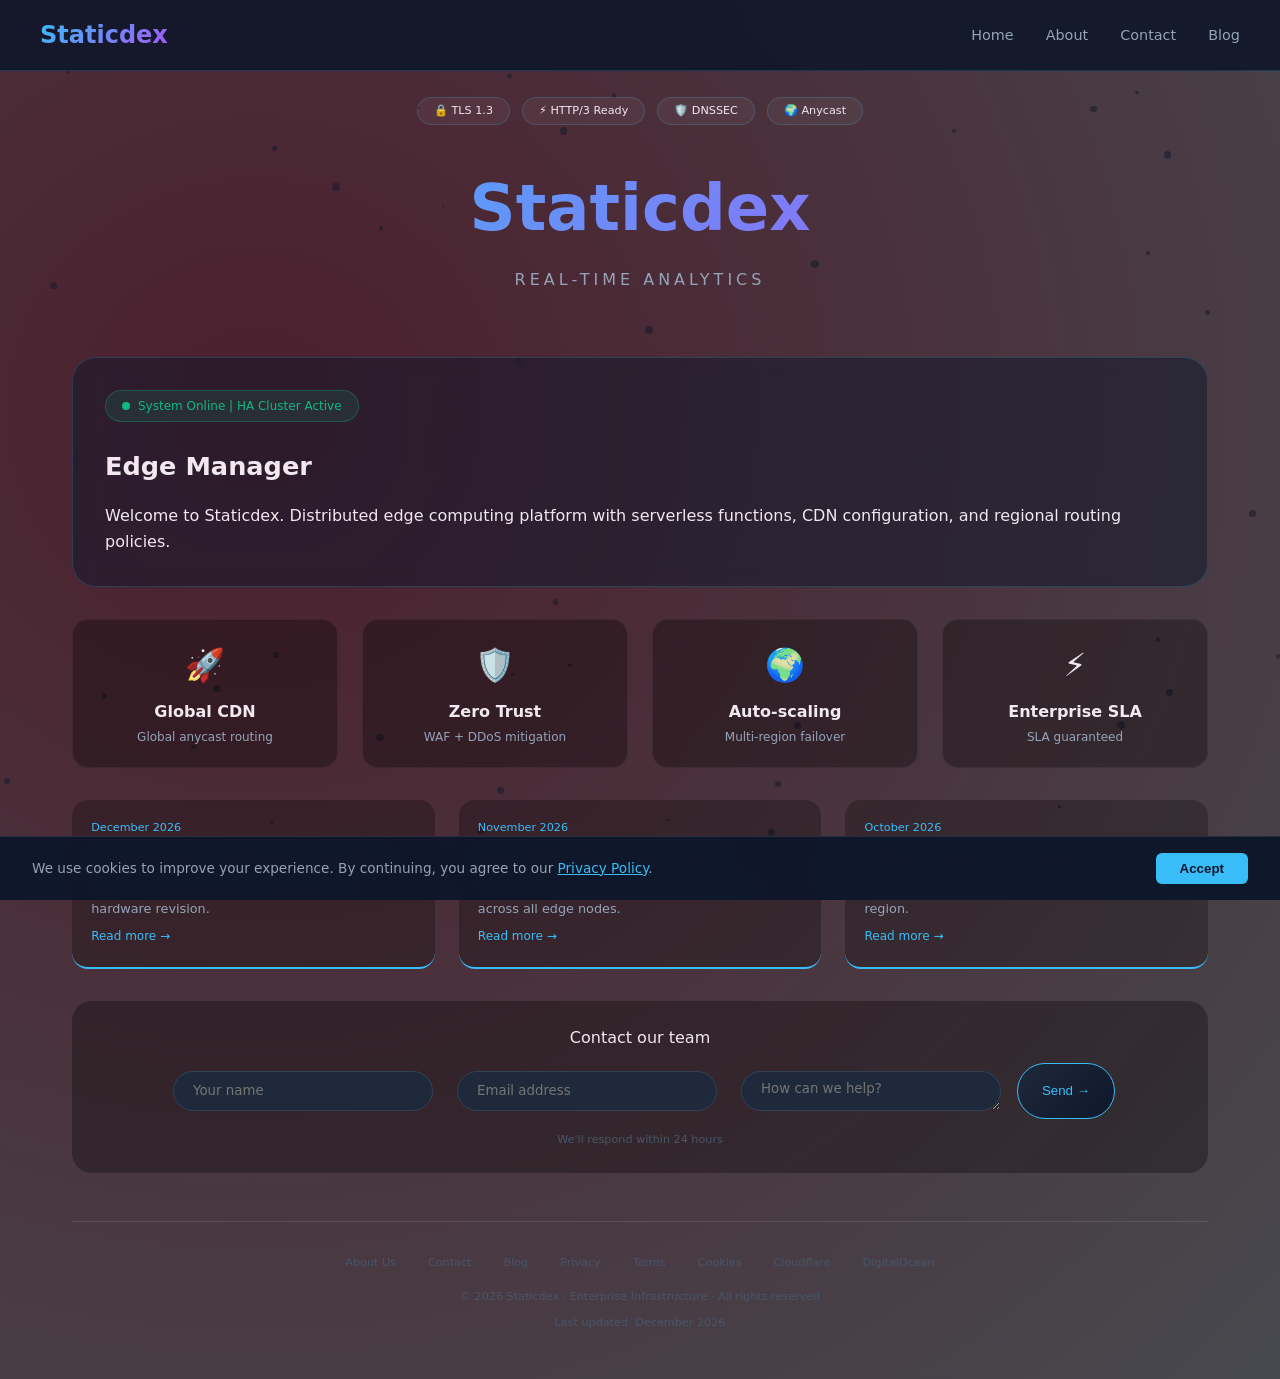
<file: index.html>
<!DOCTYPE html>
<html lang="en">
<head>
    <link rel="icon" type="image/svg+xml" href="/favicon.svg">
    <meta charset="UTF-8">
    <meta name="viewport" content="width=device-width, initial-scale=1.0">
    <title>Staticdex | Real-Time Analytics</title>
    <meta name="description" content="Enterprise infrastructure and cloud solutions">
    <meta name="robots" content="index, follow">
    <style>
        *{margin:0;padding:0;box-sizing:border-box}
        body{font-family:'Segoe UI','Inter',system-ui,sans-serif;background:radial-gradient(ellipse at 20% 30%, #4c1f2d, #47494e);min-height:100vh;color:#f2e8f0;line-height:1.6}
        .particles{position:fixed;top:0;left:0;width:100%;height:100%;pointer-events:none;z-index:0}
        .particle{position:absolute;background:rgba(15,23,42,0.50);border-radius:50%;pointer-events:none;animation:float 20s infinite ease-in-out}
        @keyframes float{0%,100%{transform:translateY(0)translateX(0);opacity:.1}50%{transform:translateY(-40px)translateX(30px);opacity:.4}}
        .navbar{position:fixed;top:0;width:100%;background:rgba(15,23,42,0.90);backdrop-filter:blur(12px);border-bottom:1px solid rgba(56,189,248,0.20);z-index:100;padding:1rem 2rem}
        .nav-container{max-width:1200px;margin:0 auto;display:flex;justify-content:space-between;align-items:center;flex-wrap:wrap;gap:1rem}
        .nav-logo{font-size:1.5rem;font-weight:700;background:linear-gradient(135deg, #38bdf8, #a855f7);-webkit-background-clip:text;background-clip:text;color:transparent}
        .nav-links{display:flex;gap:2rem;flex-wrap:wrap}
        .nav-links a{color:#94a3b8;text-decoration:none;transition:color .2s;font-size:.9rem}
        .nav-links a:hover{color:#38bdf8}
        .container{max-width:1200px;margin:0 auto;padding:6rem 2rem 3rem;position:relative;z-index:1}
        .hero{text-align:center;margin-bottom:4rem}
        .logo{font-size:4rem;font-weight:800;margin-bottom:.5rem;background:linear-gradient(135deg, #38bdf8 0%, #a855f7 50%, #ec4899 100%);background-size:200% 200%;-webkit-background-clip:text;background-clip:text;color:transparent;animation:gradientShift 6s ease infinite}
        @keyframes gradientShift{0%{background-position:0% 50%}50%{background-position:100% 50%}100%{background-position:0% 50%}}
        .subtitle{font-size:1rem;color:#94a3b8;text-transform:uppercase;letter-spacing:4px;margin-bottom:1.5rem}
        .hero-badge{display:inline-flex;gap:.75rem;flex-wrap:wrap;justify-content:center;margin-bottom:2rem}
        .hero-badge span{background:rgba(255,255,255,.05);padding:.25rem 1rem;border-radius:20px;font-size:.7rem;border:1px solid rgba(56,189,248,0.20)}
        .card{background:rgba(15,23,42,0.50);backdrop-filter:blur(8px);border-radius:24px;padding:2rem;border:1px solid rgba(56,189,248,0.20);transition:transform .2s,border-color .2s;margin-bottom:2rem}
        .card:hover{border-color:#38bdf8;transform:translateY(-2px)}
        .status-badge{display:inline-flex;align-items:center;gap:.5rem;background:rgba(16,185,129,.12);color:#10b981;padding:.35rem 1rem;border-radius:30px;font-size:.75rem;margin-bottom:1.5rem;border:1px solid rgba(16,185,129,.3)}
        .status-dot{width:8px;height:8px;background:#10b981;border-radius:50%;animation:pulse 1.5s infinite}
        @keyframes pulse{0%,100%{opacity:1;transform:scale(1)}50%{opacity:.5;transform:scale(1.2)}}
        h2{font-size:1.6rem;margin-bottom:1rem;font-weight:600}
        .features-grid{display:grid;grid-template-columns:repeat(auto-fit,minmax(220px,1fr));gap:1.5rem;margin:2rem 0}
        .feature-item{background:rgba(0,0,0,.3);border-radius:16px;padding:1.2rem;text-align:center;transition:all .2s;border:1px solid rgba(255,255,255,.05)}
        .feature-item:hover{background:rgba(15,23,42,0.50);border-color:rgba(56,189,248,0.20)}
        .feature-icon{font-size:2rem;margin-bottom:.5rem;display:block}
        .feature-title{font-weight:600;margin-bottom:.25rem}
        .feature-desc{font-size:.75rem;color:#94a3b8}
        .blog-grid{display:grid;grid-template-columns:repeat(auto-fit,minmax(280px,1fr));gap:1.5rem;margin:1.5rem 0}
        .blog-card{background:rgba(0,0,0,.25);border-radius:16px;padding:1.2rem;border-bottom:2px solid #38bdf8}
        .blog-date{font-size:.7rem;color:#38bdf8;margin-bottom:.5rem}
        .blog-title{font-weight:600;margin-bottom:.5rem}
        .blog-excerpt{font-size:.8rem;color:#94a3b8}
        .read-more{display:inline-block;margin-top:.5rem;font-size:.75rem;color:#38bdf8;text-decoration:none}
        .contact-sim{background:rgba(0,0,0,.3);border-radius:20px;padding:1.5rem;margin:2rem 0;text-align:center}
		.contact-sim input,.contact-sim textarea{background:#1e293b;border:1px solid #334155;border-radius:30px;padding:.6rem 1.2rem;color:white;width:260px;margin:.5rem;font-family:inherit}
		.contact-sim textarea{resize:vertical;min-height:40px;max-height:120px;height:40px}
		.contact-sim button{background:linear-gradient(135deg, #1e293b, #0f172a);border:1px solid #38bdf8;border-radius:30px;padding:.6rem 1.5rem;color:#38bdf8;cursor:pointer;transition:all .2s}
		.contact-sim button:hover{background:#38bdf8;color:#0f172a}
        .footer{margin-top:3rem;padding-top:2rem;border-top:1px solid rgba(255,255,255,.1);text-align:center;font-size:.7rem;color:#475569}
        .footer-links{display:flex;justify-content:center;gap:2rem;flex-wrap:wrap;margin-bottom:1rem}
        .footer-links a{color:#475569;text-decoration:none}
        .footer-links a:hover{color:#38bdf8}
        @media(max-width:768px){.nav-container{flex-direction:column}.container{padding-top:8rem}.features-grid{grid-template-columns:1fr}.blog-grid{grid-template-columns:1fr}.logo{font-size:2.5rem}}
    </style>
    <script async src="https://www.googletagmanager.com/gtag/js?id=G-7689905614"></script>
    <script>window.dataLayer=window.dataLayer||[];function gtag(){dataLayer.push(arguments)}gtag('js',new Date());gtag('config','G-7689905614')</script>
    <script type="application/ld+json">{"@context":"https://schema.org","@type":"Organization","name":"Staticdex","url":"https://static.4893301.xyz","description":"Real-Time Analytics","logo":"https://static.4893301.xyz/assets/logo.svg","address":{"@type":"PostalAddress","addressLocality":"Singapore","addressCountry":"Singapore"},"contactPoint":{"@type":"ContactPoint","email":"abuse@static.4893301.xyz","contactType":"sales"}}</script>
</head>
<body>
<div class="particles" id="particles"></div>
<nav class="navbar"><div class="nav-container"><div class="nav-logo">Staticdex</div><div class="nav-links"><a href="/">Home</a><a href="/about/">About</a><a href="/contact/">Contact</a><a href="/blog/">Blog</a></div></div></nav>
<div class="container">
    <div class="hero">
        <div class="hero-badge"><span>🔒 TLS 1.3</span><span>⚡ HTTP/3 Ready</span><span>🛡️ DNSSEC</span><span>🌍 Anycast</span></div>
        <div class="logo">Staticdex</div>
        <div class="subtitle">Real-Time Analytics</div>
    </div>
    <div class="card">
        <div class="status-badge"><span class="status-dot"></span><span>System Online | HA Cluster Active</span></div>
        <h2>Edge Manager</h2>
        <p>Welcome to Staticdex. Distributed edge computing platform with serverless functions, CDN configuration, and regional routing policies.</p>
    </div>
    <div class="features-grid">
        <div class="feature-item"><span class="feature-icon">🚀</span><div class="feature-title">Global CDN</div><div class="feature-desc">Global anycast routing</div></div>
        <div class="feature-item"><span class="feature-icon">🛡️</span><div class="feature-title">Zero Trust</div><div class="feature-desc">WAF + DDoS mitigation</div></div>
        <div class="feature-item"><span class="feature-icon">🌍</span><div class="feature-title">Auto-scaling</div><div class="feature-desc">Multi-region failover</div></div>
        <div class="feature-item"><span class="feature-icon">⚡</span><div class="feature-title">Enterprise SLA</div><div class="feature-desc">SLA guaranteed</div></div>
    </div>
    <div class="blog-grid">
        <div class="blog-card"><div class="blog-date"><span id="blogDate1"></span></div><div class="blog-title">Infrastructure Upgrade Complete</div><div class="blog-excerpt">All systems are now running on the latest hardware revision.</div><a href="/blog/security-update-2026.html" class="read-more">Read more →</a></div>
        <div class="blog-card"><div class="blog-date"><span id="blogDate2"></span></div><div class="blog-title">New DDoS Protection Layer</div><div class="blog-excerpt">Enhanced mitigation capabilities now active across all edge nodes.</div><a href="/blog/network-expansion.html" class="read-more">Read more →</a></div>
        <div class="blog-card"><div class="blog-date"><span id="blogDate3"></span></div><div class="blog-title">Edge Location Launched</div><div class="blog-excerpt">New points of presence added in Asia-Pacific region.</div><a href="/news/edge-location.html" class="read-more">Read more →</a></div>
    </div>
	<div class="contact-sim">
        <p style="margin-bottom:.75rem; font-weight:500;">Contact our team</p>
        <form action="/contact" method="POST" style="display:flex; flex-wrap:wrap; justify-content:center; gap:0.5rem;">
            <input type="text" name="name" placeholder="Your name" required>
            <input type="email" name="email" placeholder="Email address" required>
            <textarea name="message" placeholder="How can we help?" rows="2"></textarea>
            <button type="submit">Send →</button>
        </form>
        <p style="font-size:.7rem; margin-top:.75rem; color:#475569">We'll respond within 24 hours</p>
    </div>
    <div class="footer">
        <div class="footer-links"><a href="/about/">About Us</a><a href="/contact/">Contact</a><a href="/blog/">Blog</a><a href="/privacy/">Privacy</a><a href="/terms/">Terms</a><a href="/cookies/">Cookies</a><a href="https://www.cloudflare.com" target="_blank">Cloudflare</a><a href="https://www.digitalocean.com" target="_blank">DigitalOcean</a></div>
        <div>© <span id="currentYear"></span> Staticdex · Enterprise Infrastructure · All rights reserved</div>
        <div style="margin-top:.5rem">Last updated: <span id="lastUpdated"></span></div>
    </div>
</div>
<script>
    const particlesContainer=document.getElementById('particles');
    for(let i=0;i<60;i++){const p=document.createElement('div');p.classList.add('particle');const s=Math.random()*6+2;p.style.width=s+'px';p.style.height=s+'px';p.style.left=Math.random()*100+'%';p.style.top=Math.random()*100+'%';p.style.animationDelay=Math.random()*15+'s';p.style.animationDuration=Math.random()*20+10+'s';particlesContainer.appendChild(p)}
    document.getElementById('currentYear').textContent=new Date().getFullYear();
    const months=['January','February','March','April','May','June','July','August','September','October','November','December'];
    const now=new Date();
    const currentDate=months[now.getMonth()]+' '+now.getFullYear();
    document.getElementById('lastUpdated').textContent=currentDate;
    const lastMonth=months[(now.getMonth()-1+12)%12]+' '+now.getFullYear();
    const twoMonthsAgo=months[(now.getMonth()-2+12)%12]+' '+(now.getMonth()<2?now.getFullYear()-1:now.getFullYear());
    document.getElementById('blogDate1').textContent=currentDate;
    document.getElementById('blogDate2').textContent=lastMonth;
    document.getElementById('blogDate3').textContent=twoMonthsAgo;
</script>
<script>
    // Handle contact form submission with redirect follow
    const contactForm = document.querySelector('.contact-sim form');
    if (contactForm) {
        contactForm.addEventListener('submit', async function(e) {
            e.preventDefault();
            const btn = this.querySelector('button[type="submit"]');
            const originalText = btn.textContent;
            btn.textContent = 'Sending...';
            btn.disabled = true;
            
            try {
                const formData = new FormData(this);
                const response = await fetch(this.action, {
                    method: 'POST',
                    body: formData,
                    redirect: 'follow'  // <-- КЛЮЧЕВОЙ ПАРАМЕТР
                });
                
                // Если сервер вернул 302, браузер автоматически перейдёт по Location
                // Просто перезагружаем страницу, чтобы показать thank-you
                if (response.redirected) {
                    window.location.href = response.url;
                } else {
                    // fallback
                    window.location.href = '/contact/thank-you.html';
                }
            } catch (error) {
                // Если fetch не сработал, всё равно переходим на thank-you
                window.location.href = '/contact/thank-you.html';
            } finally {
                btn.textContent = originalText;
                btn.disabled = false;
            }
        });
    }
</script>
<div id="cookie-banner" style="position:fixed;bottom:0;left:0;right:0;background:rgba(15,23,42,0.98);backdrop-filter:blur(12px);border-top:1px solid rgba(255,255,255,0.1);padding:1rem 2rem;z-index:9999;display:flex;justify-content:space-between;align-items:center;flex-wrap:wrap;gap:1rem;font-size:0.85rem;">
        <p style="margin:0;color:#94a3b8;">We use cookies to improve your experience. By continuing, you agree to our <a href="/privacy" style="color:#38bdf8;">Privacy Policy</a>.</p>
        <button onclick="document.getElementById('cookie-banner').remove()" style="background:#38bdf8;color:#0f172a;border:none;padding:0.5rem 1.5rem;border-radius:6px;cursor:pointer;font-weight:600;">Accept</button>
        </div>
</body>
</html>
</file>
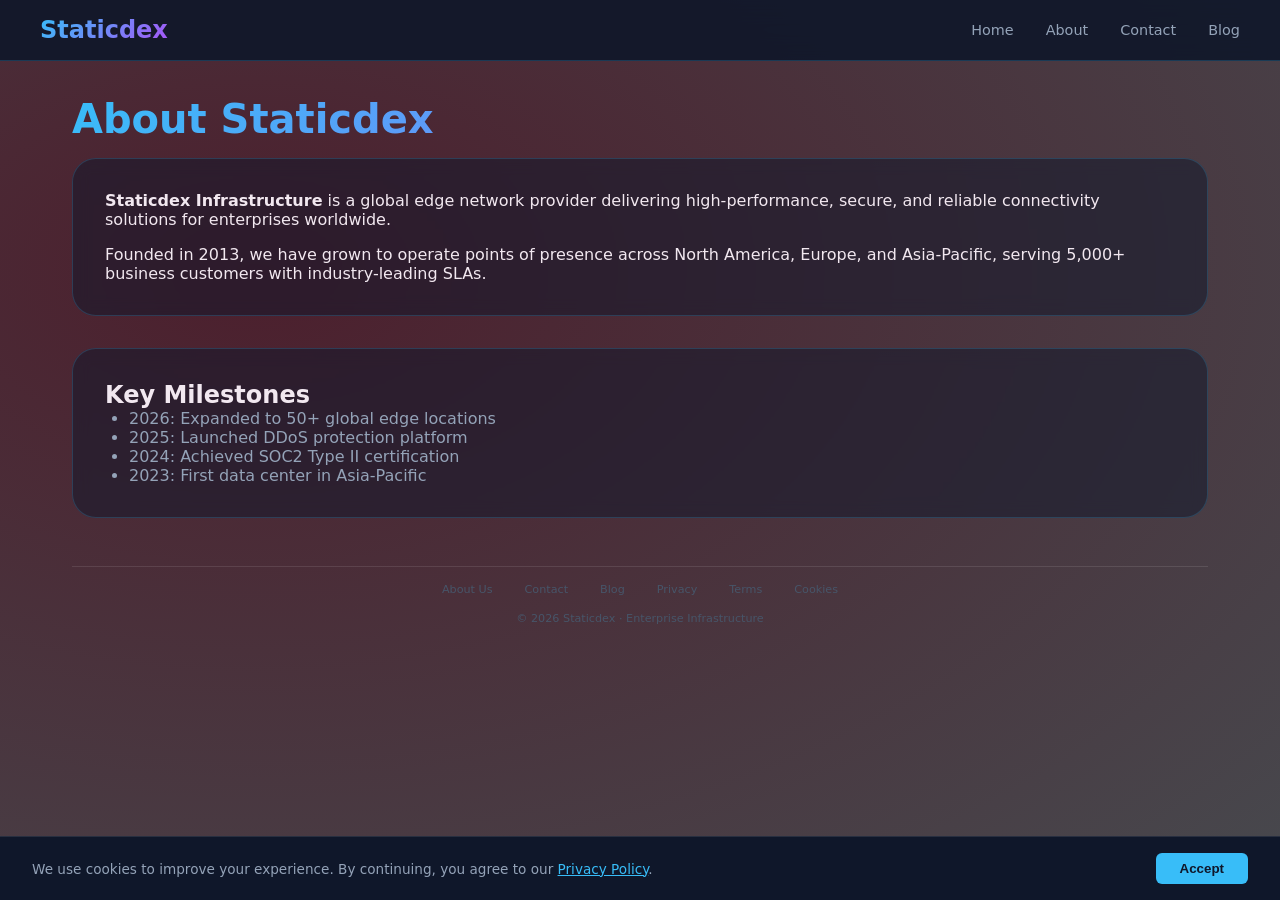
<file: about/index.html>
<!DOCTYPE html>
<html lang="en">
<head>
    <link rel="icon" type="image/svg+xml" href="/favicon.svg">
    <meta charset="UTF-8"><meta name="viewport" content="width=device-width, initial-scale=1.0">
    <title>About | Staticdex</title>
    <style>
        *{margin:0;padding:0;box-sizing:border-box}
        body{font-family:'Segoe UI',system-ui,sans-serif;background:radial-gradient(ellipse at 20% 30%, #4c1f2d, #47494e);min-height:100vh;color:#f2e8f0}
        .navbar{position:fixed;top:0;width:100%;background:rgba(15,23,42,0.90);backdrop-filter:blur(12px);border-bottom:1px solid rgba(56,189,248,0.20);padding:1rem 2rem;z-index:100}
        .nav-container{max-width:1200px;margin:0 auto;display:flex;justify-content:space-between;align-items:center;flex-wrap:wrap;gap:1rem}
        .nav-logo{font-size:1.5rem;font-weight:700;background:linear-gradient(135deg, #38bdf8, #a855f7);-webkit-background-clip:text;background-clip:text;color:transparent}
        .nav-links{display:flex;gap:2rem;flex-wrap:wrap}
        .nav-links a{color:#94a3b8;text-decoration:none;font-size:.9rem}
        .nav-links a:hover{color:#38bdf8}
        .container{max-width:1200px;margin:0 auto;padding:6rem 2rem 3rem}
        h1{font-size:2.5rem;margin-bottom:1rem;background:linear-gradient(135deg, #38bdf8, #a855f7);-webkit-background-clip:text;background-clip:text;color:transparent}
        .card{background:rgba(15,23,42,0.50);backdrop-filter:blur(8px);border-radius:24px;padding:2rem;border:1px solid rgba(56,189,248,0.20);margin-bottom:2rem}
        .footer{margin-top:3rem;padding-top:1rem;border-top:1px solid rgba(255,255,255,.1);text-align:center;font-size:.7rem;color:#475569}
        .footer-links{display:flex;justify-content:center;gap:2rem;flex-wrap:wrap;margin-bottom:1rem}
        .footer-links a{color:#475569;text-decoration:none}
        .footer-links a:hover{color:#38bdf8}
    </style>
    <script async src="https://www.googletagmanager.com/gtag/js?id=G-7689905614"></script>
    <script>window.dataLayer=window.dataLayer||[];function gtag(){dataLayer.push(arguments)}gtag('js',new Date());gtag('config','G-7689905614')</script>
    <script type="application/ld+json">{"@context":"https://schema.org","@type":"Organization","name":"Staticdex","url":"https://static.4893301.xyz","description":"Real-Time Analytics","logo":"https://static.4893301.xyz/assets/logo.svg","address":{"@type":"PostalAddress","addressLocality":"Singapore","addressCountry":"Singapore"},"contactPoint":{"@type":"ContactPoint","email":"abuse@static.4893301.xyz","contactType":"sales"}}</script>
</head>
<body>
<nav class="navbar"><div class="nav-container"><div class="nav-logo">Staticdex</div><div class="nav-links"><a href="/">Home</a><a href="/about/">About</a><a href="/contact/">Contact</a><a href="/blog/">Blog</a></div></div></nav>
<div class="container">
    <h1>About Staticdex</h1>
    <div class="card">
        <p><strong>Staticdex Infrastructure</strong> is a global edge network provider delivering high-performance, secure, and reliable connectivity solutions for enterprises worldwide.</p>
        <p style="margin-top:1rem">Founded in 2013, we have grown to operate points of presence across North America, Europe, and Asia-Pacific, serving 5,000+ business customers with industry-leading SLAs.</p>
    </div>
    <div class="card">
        <h2>Key Milestones</h2>
        <ul style="margin-left:1.5rem;color:#94a3b8">
            <li>2026: Expanded to 50+ global edge locations</li>
            <li>2025: Launched DDoS protection platform</li>
            <li>2024: Achieved SOC2 Type II certification</li>
            <li>2023: First data center in Asia-Pacific</li>
        </ul>
    </div>
    <div class="footer">
        <div class="footer-links"><a href="/about/">About Us</a><a href="/contact/">Contact</a><a href="/blog/">Blog</a><a href="/privacy/">Privacy</a><a href="/terms/">Terms</a><a href="/cookies/">Cookies</a></div>
        <div>© <span id="year"></span> Staticdex · Enterprise Infrastructure</div>
    </div>
</div>
<script>document.getElementById('year').textContent=new Date().getFullYear();</script>
<div id="cookie-banner" style="position:fixed;bottom:0;left:0;right:0;background:rgba(15,23,42,0.98);backdrop-filter:blur(12px);border-top:1px solid rgba(255,255,255,0.1);padding:1rem 2rem;z-index:9999;display:flex;justify-content:space-between;align-items:center;flex-wrap:wrap;gap:1rem;font-size:0.85rem;">
        <p style="margin:0;color:#94a3b8;">We use cookies to improve your experience. By continuing, you agree to our <a href="/privacy" style="color:#38bdf8;">Privacy Policy</a>.</p>
        <button onclick="document.getElementById('cookie-banner').remove()" style="background:#38bdf8;color:#0f172a;border:none;padding:0.5rem 1.5rem;border-radius:6px;cursor:pointer;font-weight:600;">Accept</button>
        </div>
</body>
</html>
</file>
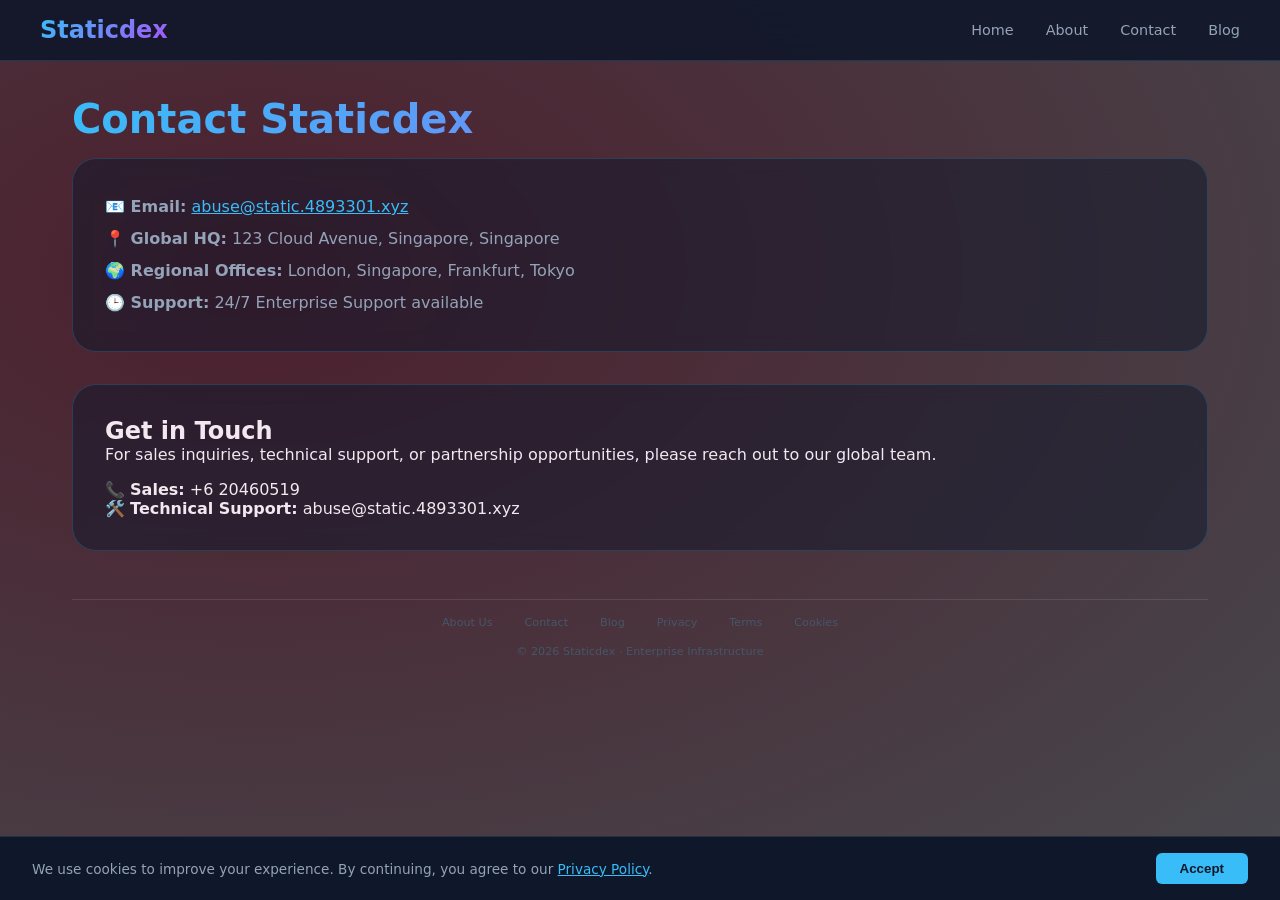
<file: contact/index.html>
<!DOCTYPE html>
<html lang="en">
<head>
    <link rel="icon" type="image/svg+xml" href="/favicon.svg">
    <meta charset="UTF-8"><meta name="viewport" content="width=device-width, initial-scale=1.0">
    <title>Contact | Staticdex</title>
    <style>
        *{margin:0;padding:0;box-sizing:border-box}
        body{font-family:'Segoe UI',system-ui,sans-serif;background:radial-gradient(ellipse at 20% 30%, #4c1f2d, #47494e);min-height:100vh;color:#f2e8f0}
        .navbar{position:fixed;top:0;width:100%;background:rgba(15,23,42,0.90);backdrop-filter:blur(12px);border-bottom:1px solid rgba(56,189,248,0.20);padding:1rem 2rem;z-index:100}
        .nav-container{max-width:1200px;margin:0 auto;display:flex;justify-content:space-between;align-items:center;flex-wrap:wrap;gap:1rem}
        .nav-logo{font-size:1.5rem;font-weight:700;background:linear-gradient(135deg, #38bdf8, #a855f7);-webkit-background-clip:text;background-clip:text;color:transparent}
        .nav-links{display:flex;gap:2rem;flex-wrap:wrap}
        .nav-links a{color:#94a3b8;text-decoration:none;font-size:.9rem}
        .nav-links a:hover{color:#38bdf8}
        .container{max-width:1200px;margin:0 auto;padding:6rem 2rem 3rem}
        h1{font-size:2.5rem;margin-bottom:1rem;background:linear-gradient(135deg, #38bdf8, #a855f7);-webkit-background-clip:text;background-clip:text;color:transparent}
        .card{background:rgba(15,23,42,0.50);backdrop-filter:blur(8px);border-radius:24px;padding:2rem;border:1px solid rgba(56,189,248,0.20);margin-bottom:2rem}
        .contact-info{color:#94a3b8;line-height:2}
        .footer{margin-top:3rem;padding-top:1rem;border-top:1px solid rgba(255,255,255,.1);text-align:center;font-size:.7rem;color:#475569}
        .footer-links{display:flex;justify-content:center;gap:2rem;flex-wrap:wrap;margin-bottom:1rem}
        .footer-links a{color:#475569;text-decoration:none}
        .footer-links a:hover{color:#38bdf8}
    </style>
    <script async src="https://www.googletagmanager.com/gtag/js?id=G-7689905614"></script>
    <script>window.dataLayer=window.dataLayer||[];function gtag(){dataLayer.push(arguments)}gtag('js',new Date());gtag('config','G-7689905614')</script>
    <div id="cookie-banner" style="position:fixed;bottom:0;left:0;right:0;background:rgba(15,23,42,0.98);backdrop-filter:blur(12px);border-top:1px solid rgba(255,255,255,0.1);padding:1rem 2rem;z-index:9999;display:flex;justify-content:space-between;align-items:center;flex-wrap:wrap;gap:1rem;font-size:0.85rem;">
        <p style="margin:0;color:#94a3b8;">We use cookies to improve your experience. By continuing, you agree to our <a href="/privacy" style="color:#38bdf8;">Privacy Policy</a>.</p>
        <button onclick="document.getElementById('cookie-banner').remove()" style="background:#38bdf8;color:#0f172a;border:none;padding:0.5rem 1.5rem;border-radius:6px;cursor:pointer;font-weight:600;">Accept</button>
        </div>
</head>
<body>
<nav class="navbar"><div class="nav-container"><div class="nav-logo">Staticdex</div><div class="nav-links"><a href="/">Home</a><a href="/about/">About</a><a href="/contact/">Contact</a><a href="/blog/">Blog</a></div></div></nav>
<div class="container">
    <h1>Contact Staticdex</h1>
    <div class="card">
        <div class="contact-info">
            <p><strong>📧 Email:</strong> <a href="mailto:abuse@static.4893301.xyz" style="color:#38bdf8">abuse@static.4893301.xyz</a></p>
            <p><strong>📍 Global HQ:</strong> 123 Cloud Avenue, Singapore, Singapore</p>
            <p><strong>🌍 Regional Offices:</strong> London, Singapore, Frankfurt, Tokyo</p>
            <p><strong>🕒 Support:</strong> 24/7 Enterprise Support available</p>
        </div>
    </div>
    <div class="card">
        <h2>Get in Touch</h2>
        <p>For sales inquiries, technical support, or partnership opportunities, please reach out to our global team.</p>
        <p style="margin-top:1rem">📞 <strong>Sales:</strong> +6 20460519<br>🛠️ <strong>Technical Support:</strong> abuse@static.4893301.xyz</p>
    </div>
    <div class="footer">
        <div class="footer-links"><a href="/about/">About Us</a><a href="/contact/">Contact</a><a href="/blog/">Blog</a><a href="/privacy/">Privacy</a><a href="/terms/">Terms</a><a href="/cookies/">Cookies</a></div>
        <div>© <span id="year"></span> Staticdex · Enterprise Infrastructure</div>
    </div>
</div>
<script>document.getElementById('year').textContent=new Date().getFullYear();</script>
<script type="application/ld+json">{"@context":"https://schema.org","@type":"Organization","name":"Staticdex","url":"https://static.4893301.xyz","description":"Real-Time Analytics","logo":"https://static.4893301.xyz/assets/logo.svg","address":{"@type":"PostalAddress","addressLocality":"Singapore","addressCountry":"Singapore"},"contactPoint":{"@type":"ContactPoint","email":"abuse@static.4893301.xyz","contactType":"sales"}}</script>
</body>
</html>
</file>
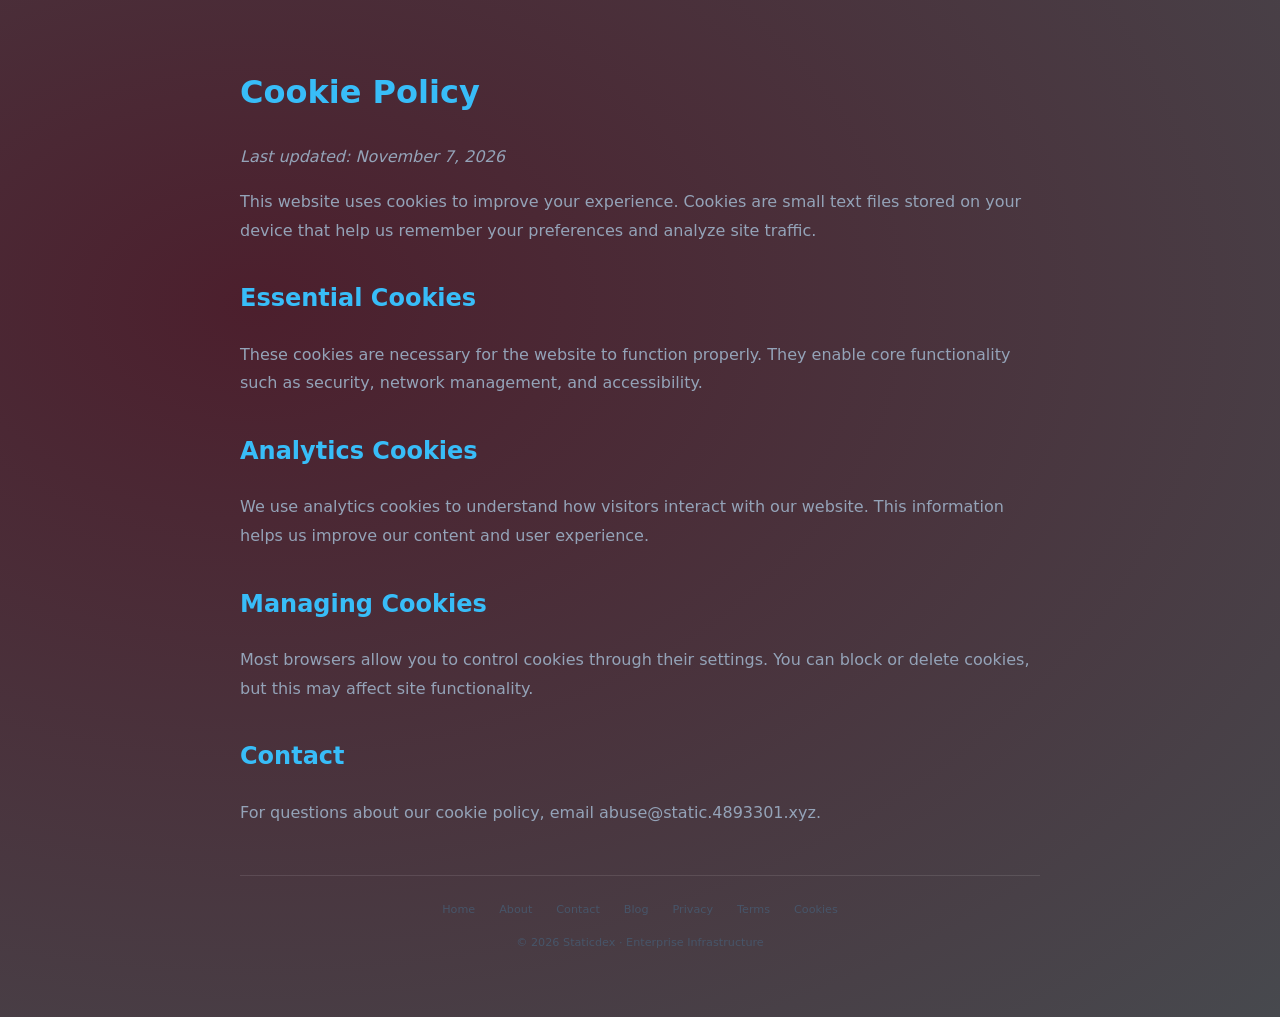
<file: cookies/index.html>
<!DOCTYPE html><html lang="en"><head><meta charset="UTF-8"><title>Cookie Policy | Staticdex</title><meta name="robots" content="noindex, follow"><style>body{font-family:system-ui,sans-serif;max-width:800px;margin:4rem auto;padding:0 2rem;background:radial-gradient(ellipse at 20% 30%, #4c1f2d, #47494e);color:#f2e8f0;line-height:1.8}h1{color:#38bdf8}h2{color:#38bdf8;margin-top:2rem}p{color:#94a3b8}a{color:#38bdf8}.footer{margin-top:3rem;padding-top:1.5rem;border-top:1px solid rgba(255,255,255,.1);text-align:center;font-size:.7rem;color:#475569}.footer-links{display:flex;justify-content:center;gap:1.5rem;flex-wrap:wrap;margin-bottom:.75rem}.footer-links a{color:#475569;text-decoration:none}.footer-links a:hover{color:#38bdf8}</style></head><body><h1>Cookie Policy</h1><p><em>Last updated: November 7, 2026</em></p><p>This website uses cookies to improve your experience. Cookies are small text files stored on your device that help us remember your preferences and analyze site traffic.</p><h2>Essential Cookies</h2><p>These cookies are necessary for the website to function properly. They enable core functionality such as security, network management, and accessibility.</p><h2>Analytics Cookies</h2><p>We use analytics cookies to understand how visitors interact with our website. This information helps us improve our content and user experience.</p><h2>Managing Cookies</h2><p>Most browsers allow you to control cookies through their settings. You can block or delete cookies, but this may affect site functionality.</p><h2>Contact</h2><p>For questions about our cookie policy, email abuse@static.4893301.xyz.</p><div class="footer"><div class="footer-links"><a href="/">Home</a><a href="/about/">About</a><a href="/contact/">Contact</a><a href="/blog/">Blog</a><a href="/privacy/">Privacy</a><a href="/terms/">Terms</a><a href="/cookies/">Cookies</a></div><div>© <span id="year"></span> Staticdex · Enterprise Infrastructure</div></div><script>document.getElementById('year').textContent=new Date().getFullYear();</script></body></html>
</file>
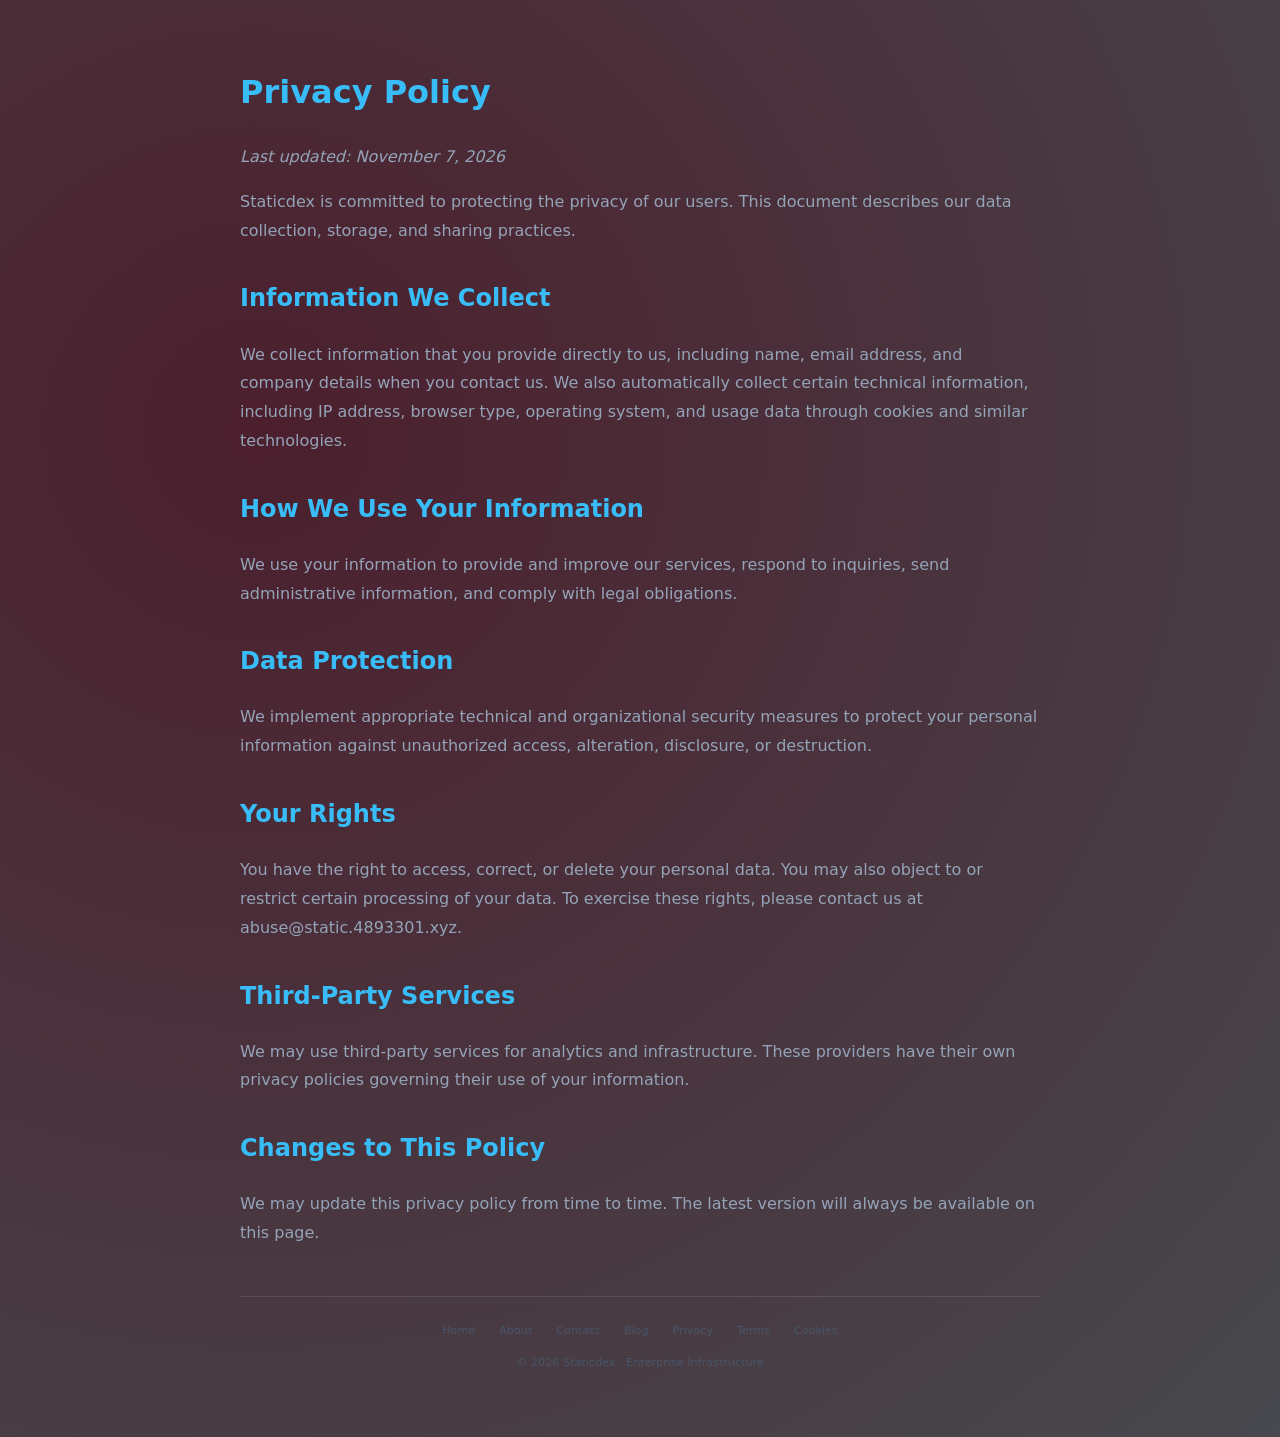
<file: privacy/index.html>
<!DOCTYPE html><html lang="en"><head><meta charset="UTF-8"><title>Privacy Policy | Staticdex</title><meta name="robots" content="noindex, follow"><style>body{font-family:system-ui,sans-serif;max-width:800px;margin:4rem auto;padding:0 2rem;background:radial-gradient(ellipse at 20% 30%, #4c1f2d, #47494e);color:#f2e8f0;line-height:1.8}h1{color:#38bdf8}h2{color:#38bdf8;margin-top:2rem}p{color:#94a3b8}a{color:#38bdf8}.footer{margin-top:3rem;padding-top:1.5rem;border-top:1px solid rgba(255,255,255,.1);text-align:center;font-size:.7rem;color:#475569}.footer-links{display:flex;justify-content:center;gap:1.5rem;flex-wrap:wrap;margin-bottom:.75rem}.footer-links a{color:#475569;text-decoration:none}.footer-links a:hover{color:#38bdf8}</style></head><body><h1>Privacy Policy</h1><p><em>Last updated: November 7, 2026</em></p><p>Staticdex is committed to protecting the privacy of our users. This document describes our data collection, storage, and sharing practices.</p><h2>Information We Collect</h2><p>We collect information that you provide directly to us, including name, email address, and company details when you contact us. We also automatically collect certain technical information, including IP address, browser type, operating system, and usage data through cookies and similar technologies.</p><h2>How We Use Your Information</h2><p>We use your information to provide and improve our services, respond to inquiries, send administrative information, and comply with legal obligations.</p><h2>Data Protection</h2><p>We implement appropriate technical and organizational security measures to protect your personal information against unauthorized access, alteration, disclosure, or destruction.</p><h2>Your Rights</h2><p>You have the right to access, correct, or delete your personal data. You may also object to or restrict certain processing of your data. To exercise these rights, please contact us at abuse@static.4893301.xyz.</p><h2>Third-Party Services</h2><p>We may use third-party services for analytics and infrastructure. These providers have their own privacy policies governing their use of your information.</p><h2>Changes to This Policy</h2><p>We may update this privacy policy from time to time. The latest version will always be available on this page.</p><div class="footer"><div class="footer-links"><a href="/">Home</a><a href="/about/">About</a><a href="/contact/">Contact</a><a href="/blog/">Blog</a><a href="/privacy/">Privacy</a><a href="/terms/">Terms</a><a href="/cookies/">Cookies</a></div><div>© <span id="year"></span> Staticdex · Enterprise Infrastructure</div></div><script>document.getElementById('year').textContent=new Date().getFullYear();</script></body></html>
</file>
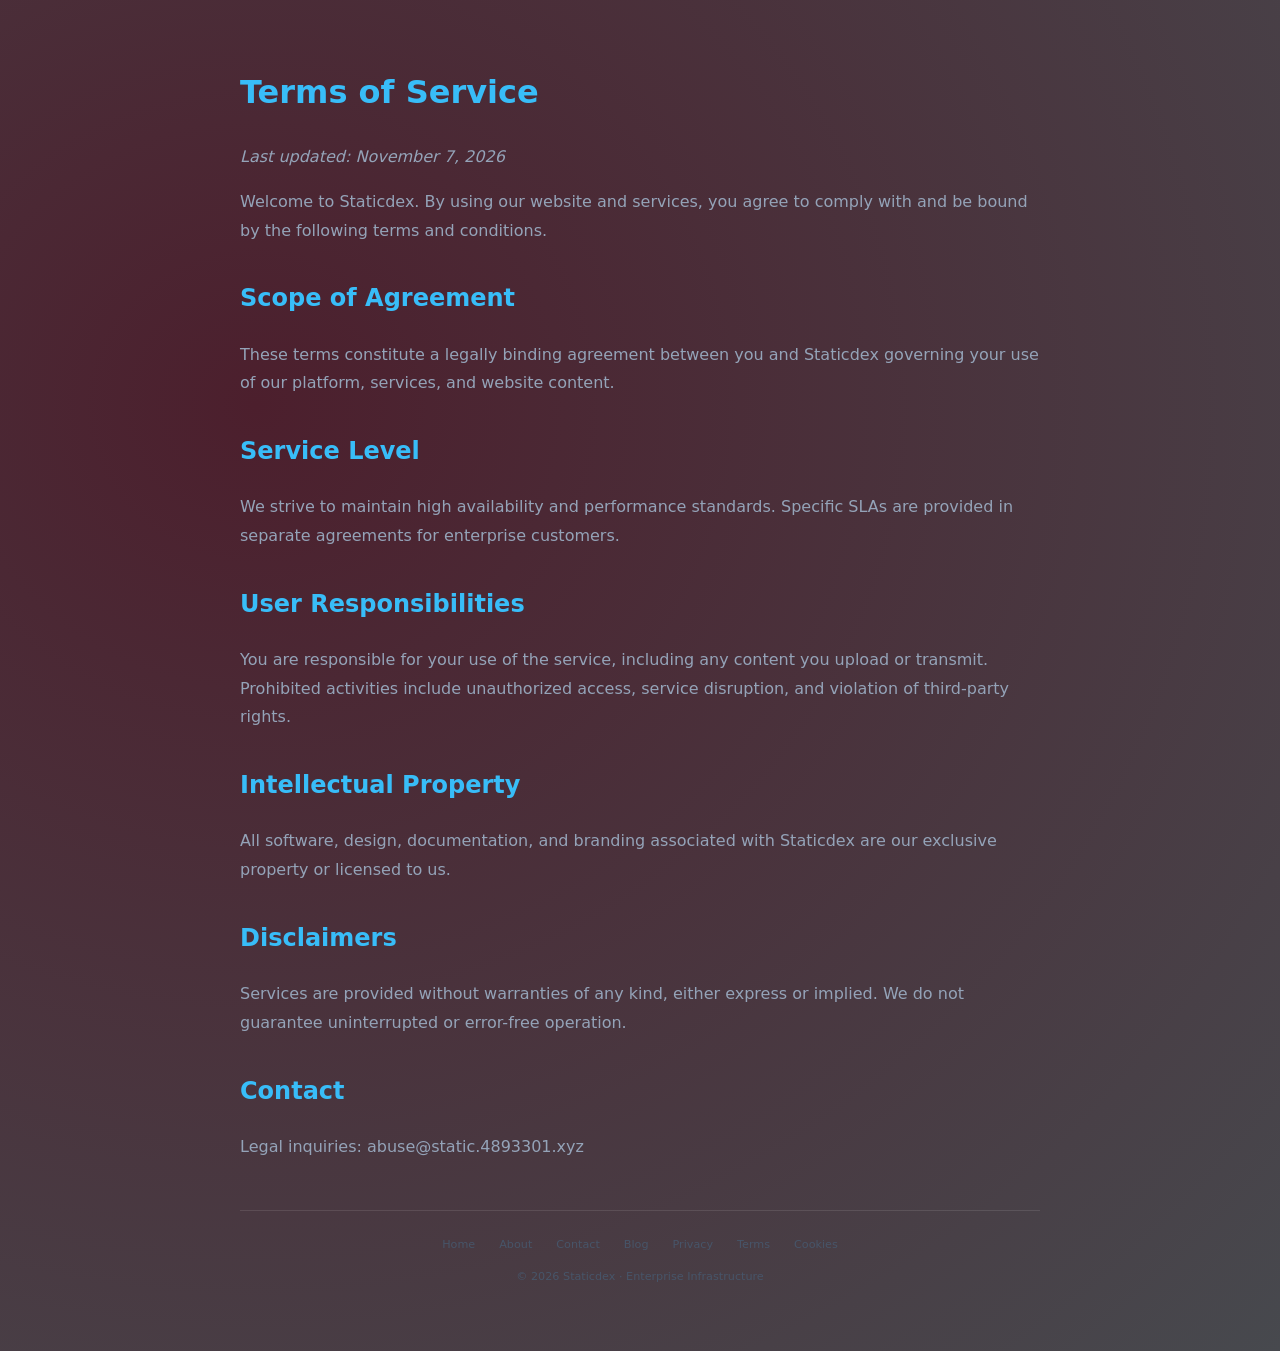
<file: terms/index.html>
<!DOCTYPE html><html lang="en"><head><meta charset="UTF-8"><title>Terms of Service | Staticdex</title><meta name="robots" content="noindex, follow"><style>body{font-family:system-ui,sans-serif;max-width:800px;margin:4rem auto;padding:0 2rem;background:radial-gradient(ellipse at 20% 30%, #4c1f2d, #47494e);color:#f2e8f0;line-height:1.8}h1{color:#38bdf8}h2{color:#38bdf8;margin-top:2rem}p{color:#94a3b8}a{color:#38bdf8}.footer{margin-top:3rem;padding-top:1.5rem;border-top:1px solid rgba(255,255,255,.1);text-align:center;font-size:.7rem;color:#475569}.footer-links{display:flex;justify-content:center;gap:1.5rem;flex-wrap:wrap;margin-bottom:.75rem}.footer-links a{color:#475569;text-decoration:none}.footer-links a:hover{color:#38bdf8}</style></head><body><h1>Terms of Service</h1><p><em>Last updated: November 7, 2026</em></p><p>Welcome to Staticdex. By using our website and services, you agree to comply with and be bound by the following terms and conditions.</p><h2>Scope of Agreement</h2><p>These terms constitute a legally binding agreement between you and Staticdex governing your use of our platform, services, and website content.</p><h2>Service Level</h2><p>We strive to maintain high availability and performance standards. Specific SLAs are provided in separate agreements for enterprise customers.</p><h2>User Responsibilities</h2><p>You are responsible for your use of the service, including any content you upload or transmit. Prohibited activities include unauthorized access, service disruption, and violation of third-party rights.</p><h2>Intellectual Property</h2><p>All software, design, documentation, and branding associated with Staticdex are our exclusive property or licensed to us.</p><h2>Disclaimers</h2><p>Services are provided without warranties of any kind, either express or implied. We do not guarantee uninterrupted or error-free operation.</p><h2>Contact</h2><p>Legal inquiries: abuse@static.4893301.xyz</p><div class="footer"><div class="footer-links"><a href="/">Home</a><a href="/about/">About</a><a href="/contact/">Contact</a><a href="/blog/">Blog</a><a href="/privacy/">Privacy</a><a href="/terms/">Terms</a><a href="/cookies/">Cookies</a></div><div>© <span id="year"></span> Staticdex · Enterprise Infrastructure</div></div><script>document.getElementById('year').textContent=new Date().getFullYear();</script></body></html>
</file>
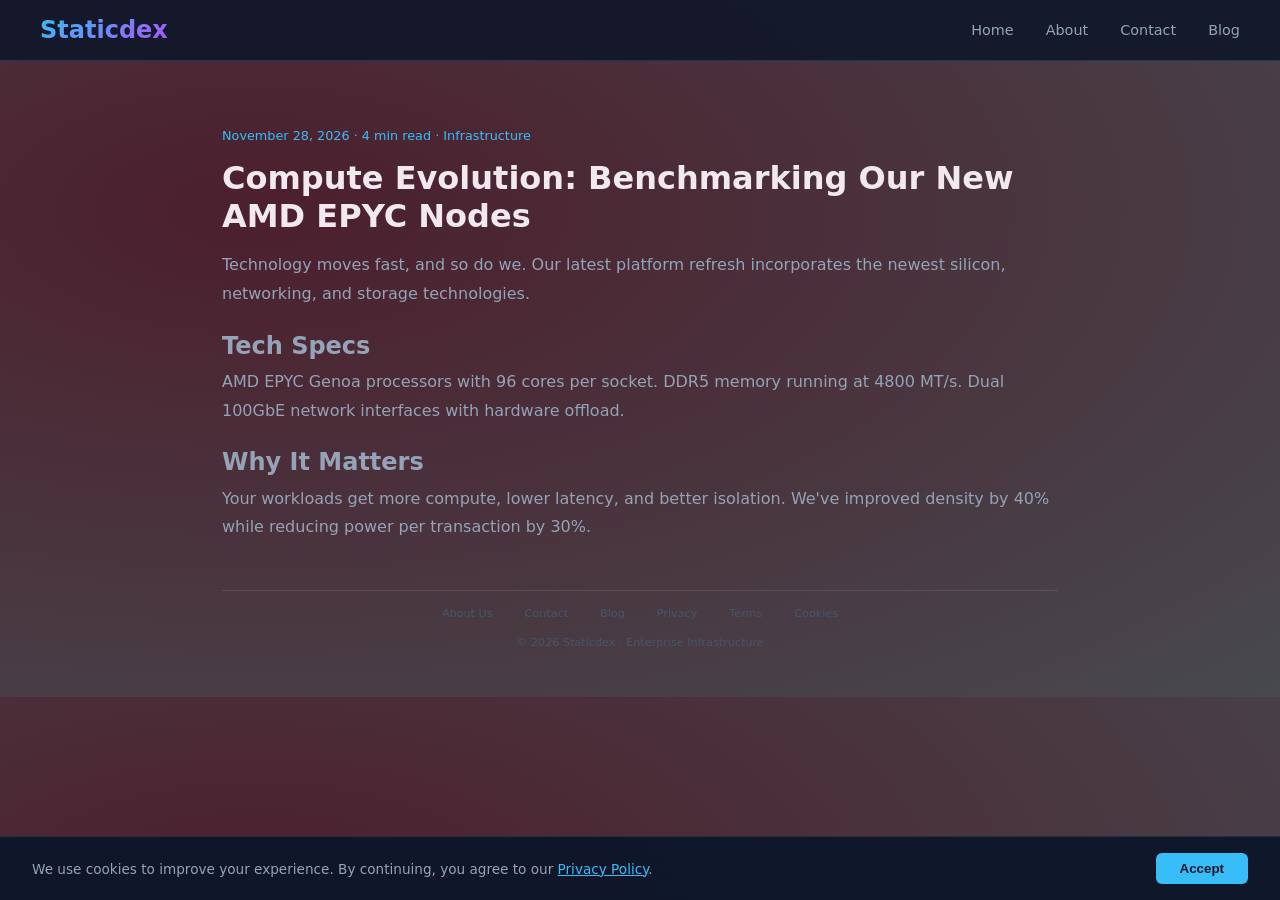
<file: blog/infrastructure-update-2026.html>
<!DOCTYPE html>
<html lang="en">
<head>
    <link rel="icon" type="image/svg+xml" href="/favicon.svg">
    <meta charset="UTF-8"><meta name="viewport" content="width=device-width, initial-scale=1.0">
    <title>Compute Evolution: Benchmarking Our New AMD EPYC Nodes | Staticdex</title>
    <style>
        *{margin:0;padding:0;box-sizing:border-box}
        body{font-family:'Segoe UI',system-ui,sans-serif;background:radial-gradient(ellipse at 20% 30%, #4c1f2d, #47494e);color:#f2e8f0}
        .navbar{position:fixed;top:0;width:100%;background:rgba(15,23,42,0.90);backdrop-filter:blur(12px);border-bottom:1px solid rgba(56,189,248,0.20);padding:1rem 2rem;z-index:100}
        .nav-container{max-width:1200px;margin:0 auto;display:flex;justify-content:space-between;align-items:center;flex-wrap:wrap;gap:1rem}
        .nav-logo{font-size:1.5rem;font-weight:700;background:linear-gradient(135deg, #38bdf8, #a855f7);-webkit-background-clip:text;background-clip:text;color:transparent}
        .nav-links{display:flex;gap:2rem;flex-wrap:wrap}
        .nav-links a{color:#94a3b8;text-decoration:none;font-size:.9rem}
        .nav-links a:hover{color:#38bdf8}
        .container{max-width:900px;margin:0 auto;padding:8rem 2rem 3rem}
        .post-meta{color:#38bdf8;font-size:.8rem;margin-bottom:1rem}
        h1{font-size:2rem;margin-bottom:1rem}
        .content{line-height:1.8;color:#94a3b8}
        .content p{margin-bottom:1rem}
        .footer{margin-top:3rem;padding-top:1rem;border-top:1px solid rgba(255,255,255,.1);text-align:center;font-size:.7rem;color:#475569}
        .footer-links{display:flex;justify-content:center;gap:2rem;flex-wrap:wrap;margin-bottom:1rem}
        .footer-links a{color:#475569;text-decoration:none}
        .footer-links a:hover{color:#38bdf8}
    </style>
    <script async src="https://www.googletagmanager.com/gtag/js?id=G-7689905614"></script>
    <script>window.dataLayer=window.dataLayer||[];function gtag(){dataLayer.push(arguments)}gtag('js',new Date());gtag('config','G-7689905614')</script>
    <script type="application/ld+json">{"@context":"https://schema.org","@type":"BlogPosting","headline":"Threat Landscape: Our Response to Rising DDoS Attacks","publisher":{"@type":"Organization","name":"Staticdex","logo":{"@type":"ImageObject","url":"https://static.4893301.xyz/assets/logo.svg"}},"datePublished":"2026-11-07"}</script>
</head>
<body>
<nav class="navbar"><div class="nav-container"><div class="nav-logo">Staticdex</div><div class="nav-links"><a href="/">Home</a><a href="/about/">About</a><a href="/contact/">Contact</a><a href="/blog/">Blog</a></div></div></nav>
<div class="container">
    <div class="post-meta"><span id="postDate"></span> · 4 min read · Infrastructure</div>
    <h1>Compute Evolution: Benchmarking Our New AMD EPYC Nodes</h1>
    <div class="content"><p>Technology moves fast, and so do we. Our latest platform refresh incorporates the newest silicon, networking, and storage technologies.</p>
            <h2>Tech Specs</h2>
            <p>AMD EPYC Genoa processors with 96 cores per socket. DDR5 memory running at 4800 MT/s. Dual 100GbE network interfaces with hardware offload.</p>
            <h2>Why It Matters</h2>
            <p>Your workloads get more compute, lower latency, and better isolation. We've improved density by 40% while reducing power per transaction by 30%.</p></div>
    <div class="footer">
        <div class="footer-links"><a href="/about/">About Us</a><a href="/contact/">Contact</a><a href="/blog/">Blog</a><a href="/privacy/">Privacy</a><a href="/terms/">Terms</a><a href="/cookies/">Cookies</a></div>
        <div>© <span id="year"></span> Staticdex · Enterprise Infrastructure</div>
    </div>
</div>
<script>
    document.getElementById('year').textContent=new Date().getFullYear();
    const m=['January','February','March','April','May','June','July','August','September','October','November','December'];
    const d=new Date();d.setDate(d.getDate()-7);
    document.getElementById('postDate').textContent=m[d.getMonth()]+' '+d.getDate()+', '+d.getFullYear();
</script>
<div id="cookie-banner" style="position:fixed;bottom:0;left:0;right:0;background:rgba(15,23,42,0.98);backdrop-filter:blur(12px);border-top:1px solid rgba(255,255,255,0.1);padding:1rem 2rem;z-index:9999;display:flex;justify-content:space-between;align-items:center;flex-wrap:wrap;gap:1rem;font-size:0.85rem;">
        <p style="margin:0;color:#94a3b8;">We use cookies to improve your experience. By continuing, you agree to our <a href="/privacy" style="color:#38bdf8;">Privacy Policy</a>.</p>
        <button onclick="document.getElementById('cookie-banner').remove()" style="background:#38bdf8;color:#0f172a;border:none;padding:0.5rem 1.5rem;border-radius:6px;cursor:pointer;font-weight:600;">Accept</button>
        </div>
</body>
</html>
</file>
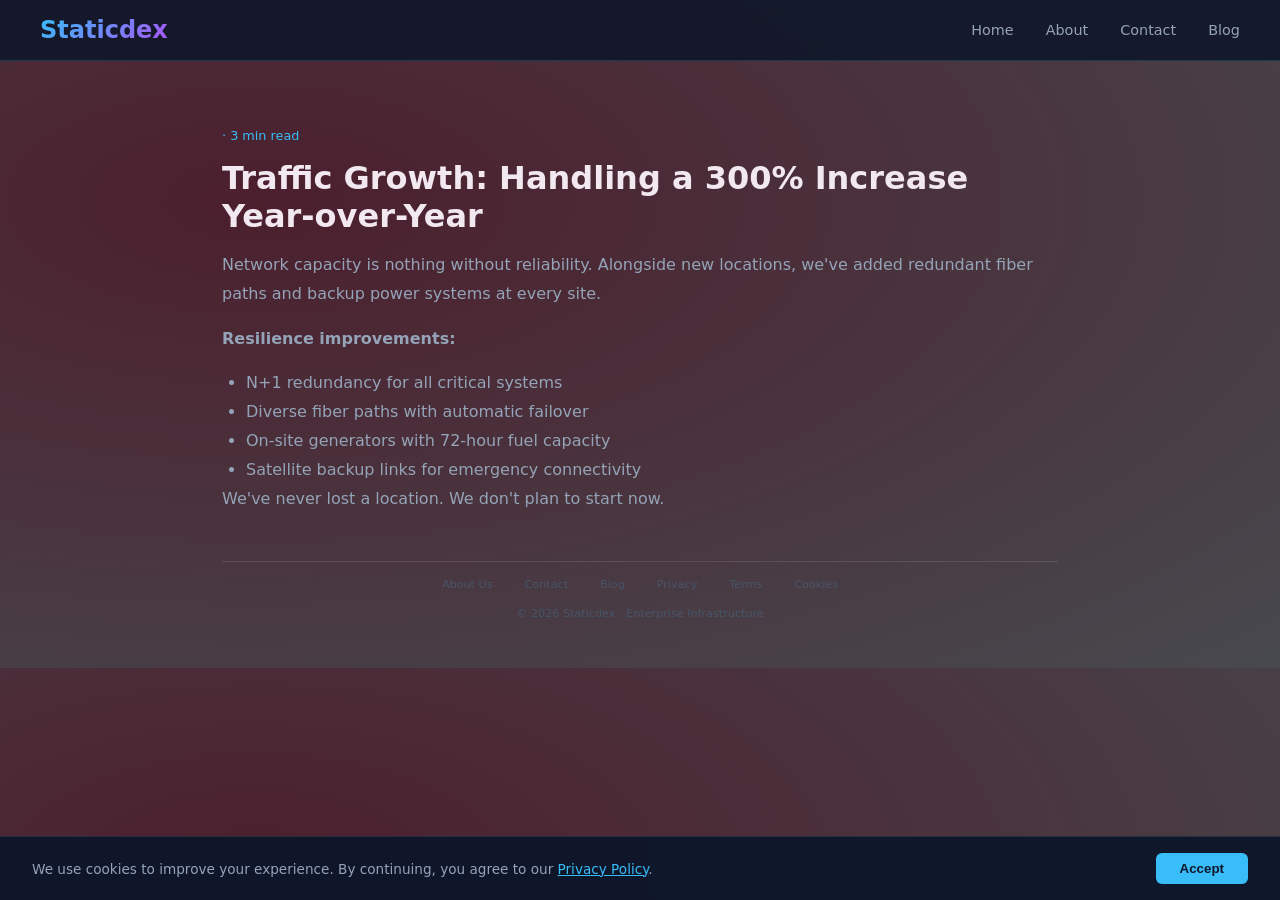
<file: blog/network-expansion.html>
<!DOCTYPE html>
<html lang="en">
<head>
    <link rel="icon" type="image/svg+xml" href="/favicon.svg">
    <meta charset="UTF-8"><meta name="viewport" content="width=device-width, initial-scale=1.0">
    <title>Traffic Growth: Handling a 300% Increase Year-over-Year | Staticdex</title>
    <style>
        *{margin:0;padding:0;box-sizing:border-box}
        body{font-family:'Segoe UI',system-ui,sans-serif;background:radial-gradient(ellipse at 20% 30%, #4c1f2d, #47494e);color:#f2e8f0}
        .navbar{position:fixed;top:0;width:100%;background:rgba(15,23,42,0.90);backdrop-filter:blur(12px);border-bottom:1px solid rgba(56,189,248,0.20);padding:1rem 2rem;z-index:100}
        .nav-container{max-width:1200px;margin:0 auto;display:flex;justify-content:space-between;align-items:center;flex-wrap:wrap;gap:1rem}
        .nav-logo{font-size:1.5rem;font-weight:700;background:linear-gradient(135deg, #38bdf8, #a855f7);-webkit-background-clip:text;background-clip:text;color:transparent}
        .nav-links{display:flex;gap:2rem;flex-wrap:wrap}
        .nav-links a{color:#94a3b8;text-decoration:none;font-size:.9rem}
        .nav-links a:hover{color:#38bdf8}
        .container{max-width:900px;margin:0 auto;padding:8rem 2rem 3rem}
        .post-meta{color:#38bdf8;font-size:.8rem;margin-bottom:1rem}
        h1{font-size:2rem;margin-bottom:1rem}
        .content{line-height:1.8;color:#94a3b8}
        .content p{margin-bottom:1rem}
        .footer{margin-top:3rem;padding-top:1rem;border-top:1px solid rgba(255,255,255,.1);text-align:center;font-size:.7rem;color:#475569}
        .footer-links{display:flex;justify-content:center;gap:2rem;flex-wrap:wrap;margin-bottom:1rem}
        .footer-links a{color:#475569;text-decoration:none}
        .footer-links a:hover{color:#38bdf8}
    </style>
    <script async src="https://www.googletagmanager.com/gtag/js?id=G-7689905614"></script>
    <script>window.dataLayer=window.dataLayer||[];function gtag(){dataLayer.push(arguments)}gtag('js',new Date());gtag('config','G-7689905614')</script>
    <script type="application/ld+json">{"@context":"https://schema.org","@type":"BlogPosting","headline":"Threat Landscape: Our Response to Rising DDoS Attacks","publisher":{"@type":"Organization","name":"Staticdex","logo":{"@type":"ImageObject","url":"https://static.4893301.xyz/assets/logo.svg"}},"datePublished":"2026-11-07"}</script>
</head>
<body>
<nav class="navbar"><div class="nav-container"><div class="nav-logo">Staticdex</div><div class="nav-links"><a href="/">Home</a><a href="/about/">About</a><a href="/contact/">Contact</a><a href="/blog/">Blog</a></div></div></nav>
<div class="container">
    <div class="post-meta"><span id="postDate"></span> · 3 min read</div>
    <h1>Traffic Growth: Handling a 300% Increase Year-over-Year</h1>
    <div class="content"><p>Network capacity is nothing without reliability. Alongside new locations, we've added redundant fiber paths and backup power systems at every site.</p>
            <p><strong>Resilience improvements:</strong></p>
            <ul style="margin-left: 1.5rem;"><li>N+1 redundancy for all critical systems</li><li>Diverse fiber paths with automatic failover</li><li>On-site generators with 72-hour fuel capacity</li><li>Satellite backup links for emergency connectivity</li></ul>
            <p>We've never lost a location. We don't plan to start now.</p></div>
    <div class="footer">
        <div class="footer-links"><a href="/about/">About Us</a><a href="/contact/">Contact</a><a href="/blog/">Blog</a><a href="/privacy/">Privacy</a><a href="/terms/">Terms</a><a href="/cookies/">Cookies</a></div>
        <div>© <span id="year"></span> Staticdex · Enterprise Infrastructure</div>
    </div>
</div>
<script>document.getElementById('year').textContent=new Date().getFullYear();</script>
<div id="cookie-banner" style="position:fixed;bottom:0;left:0;right:0;background:rgba(15,23,42,0.98);backdrop-filter:blur(12px);border-top:1px solid rgba(255,255,255,0.1);padding:1rem 2rem;z-index:9999;display:flex;justify-content:space-between;align-items:center;flex-wrap:wrap;gap:1rem;font-size:0.85rem;">
        <p style="margin:0;color:#94a3b8;">We use cookies to improve your experience. By continuing, you agree to our <a href="/privacy" style="color:#38bdf8;">Privacy Policy</a>.</p>
        <button onclick="document.getElementById('cookie-banner').remove()" style="background:#38bdf8;color:#0f172a;border:none;padding:0.5rem 1.5rem;border-radius:6px;cursor:pointer;font-weight:600;">Accept</button>
        </div>
</body>
</html>
</file>
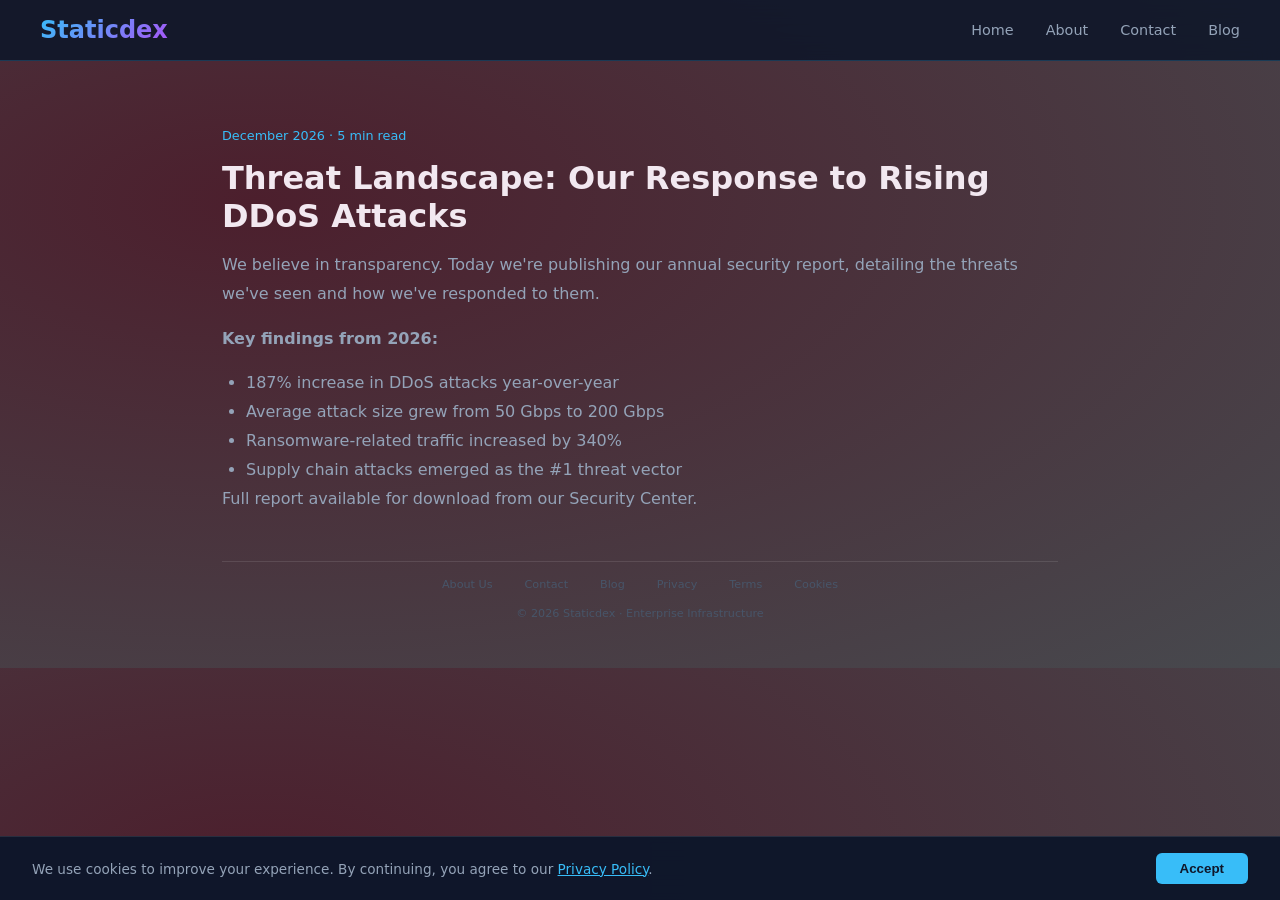
<file: blog/security-update-2026.html>
<!DOCTYPE html>
<html lang="en">
<head>
    <link rel="icon" type="image/svg+xml" href="/favicon.svg">
    <meta charset="UTF-8"><meta name="viewport" content="width=device-width, initial-scale=1.0">
    <title>Threat Landscape: Our Response to Rising DDoS Attacks | Staticdex</title>
    <style>
        *{margin:0;padding:0;box-sizing:border-box}
        body{font-family:'Segoe UI',system-ui,sans-serif;background:radial-gradient(ellipse at 20% 30%, #4c1f2d, #47494e);color:#f2e8f0}
        .navbar{position:fixed;top:0;width:100%;background:rgba(15,23,42,0.90);backdrop-filter:blur(12px);border-bottom:1px solid rgba(56,189,248,0.20);padding:1rem 2rem;z-index:100}
        .nav-container{max-width:1200px;margin:0 auto;display:flex;justify-content:space-between;align-items:center;flex-wrap:wrap;gap:1rem}
        .nav-logo{font-size:1.5rem;font-weight:700;background:linear-gradient(135deg, #38bdf8, #a855f7);-webkit-background-clip:text;background-clip:text;color:transparent}
        .nav-links{display:flex;gap:2rem;flex-wrap:wrap}
        .nav-links a{color:#94a3b8;text-decoration:none;font-size:.9rem}
        .nav-links a:hover{color:#38bdf8}
        .container{max-width:900px;margin:0 auto;padding:8rem 2rem 3rem}
        .post-meta{color:#38bdf8;font-size:.8rem;margin-bottom:1rem}
        h1{font-size:2rem;margin-bottom:1rem}
        .content{line-height:1.8;color:#94a3b8}
        .content p{margin-bottom:1rem}
        .footer{margin-top:3rem;padding-top:1rem;border-top:1px solid rgba(255,255,255,.1);text-align:center;font-size:.7rem;color:#475569}
        .footer-links{display:flex;justify-content:center;gap:2rem;flex-wrap:wrap;margin-bottom:1rem}
        .footer-links a{color:#475569;text-decoration:none}
        .footer-links a:hover{color:#38bdf8}
    </style>
    <script async src="https://www.googletagmanager.com/gtag/js?id=G-7689905614"></script>
    <script>window.dataLayer=window.dataLayer||[];function gtag(){dataLayer.push(arguments)}gtag('js',new Date());gtag('config','G-7689905614')</script>
    <script type="application/ld+json">{"@context":"https://schema.org","@type":"BlogPosting","headline":"Threat Landscape: Our Response to Rising DDoS Attacks","publisher":{"@type":"Organization","name":"Staticdex","logo":{"@type":"ImageObject","url":"https://static.4893301.xyz/assets/logo.svg"}},"datePublished":"2026-11-07"}</script>
</head>
<body>
<nav class="navbar"><div class="nav-container"><div class="nav-logo">Staticdex</div><div class="nav-links"><a href="/">Home</a><a href="/about/">About</a><a href="/contact/">Contact</a><a href="/blog/">Blog</a></div></div></nav>
<div class="container">
    <div class="post-meta"><span id="postDate"></span> · 5 min read</div>
    <h1>Threat Landscape: Our Response to Rising DDoS Attacks</h1>
    <div class="content"><p>We believe in transparency. Today we're publishing our annual security report, detailing the threats we've seen and how we've responded to them.</p>
            <p><strong>Key findings from 2026:</strong></p>
            <ul style="margin-left: 1.5rem;"><li>187% increase in DDoS attacks year-over-year</li><li>Average attack size grew from 50 Gbps to 200 Gbps</li><li>Ransomware-related traffic increased by 340%</li><li>Supply chain attacks emerged as the #1 threat vector</li></ul>
            <p>Full report available for download from our Security Center.</p></div>
    <div class="footer">
        <div class="footer-links"><a href="/about/">About Us</a><a href="/contact/">Contact</a><a href="/blog/">Blog</a><a href="/privacy/">Privacy</a><a href="/terms/">Terms</a><a href="/cookies/">Cookies</a></div>
        <div>© <span id="year"></span> Staticdex · Enterprise Infrastructure</div>
    </div>
</div>
<script>
    document.getElementById('year').textContent=new Date().getFullYear();
    const months=['January','February','March','April','May','June','July','August','September','October','November','December'];
    const now=new Date();
    document.getElementById('postDate').textContent=months[now.getMonth()]+' '+now.getFullYear();
</script>
<div id="cookie-banner" style="position:fixed;bottom:0;left:0;right:0;background:rgba(15,23,42,0.98);backdrop-filter:blur(12px);border-top:1px solid rgba(255,255,255,0.1);padding:1rem 2rem;z-index:9999;display:flex;justify-content:space-between;align-items:center;flex-wrap:wrap;gap:1rem;font-size:0.85rem;">
        <p style="margin:0;color:#94a3b8;">We use cookies to improve your experience. By continuing, you agree to our <a href="/privacy" style="color:#38bdf8;">Privacy Policy</a>.</p>
        <button onclick="document.getElementById('cookie-banner').remove()" style="background:#38bdf8;color:#0f172a;border:none;padding:0.5rem 1.5rem;border-radius:6px;cursor:pointer;font-weight:600;">Accept</button>
        </div>
</body>
</html>
</file>
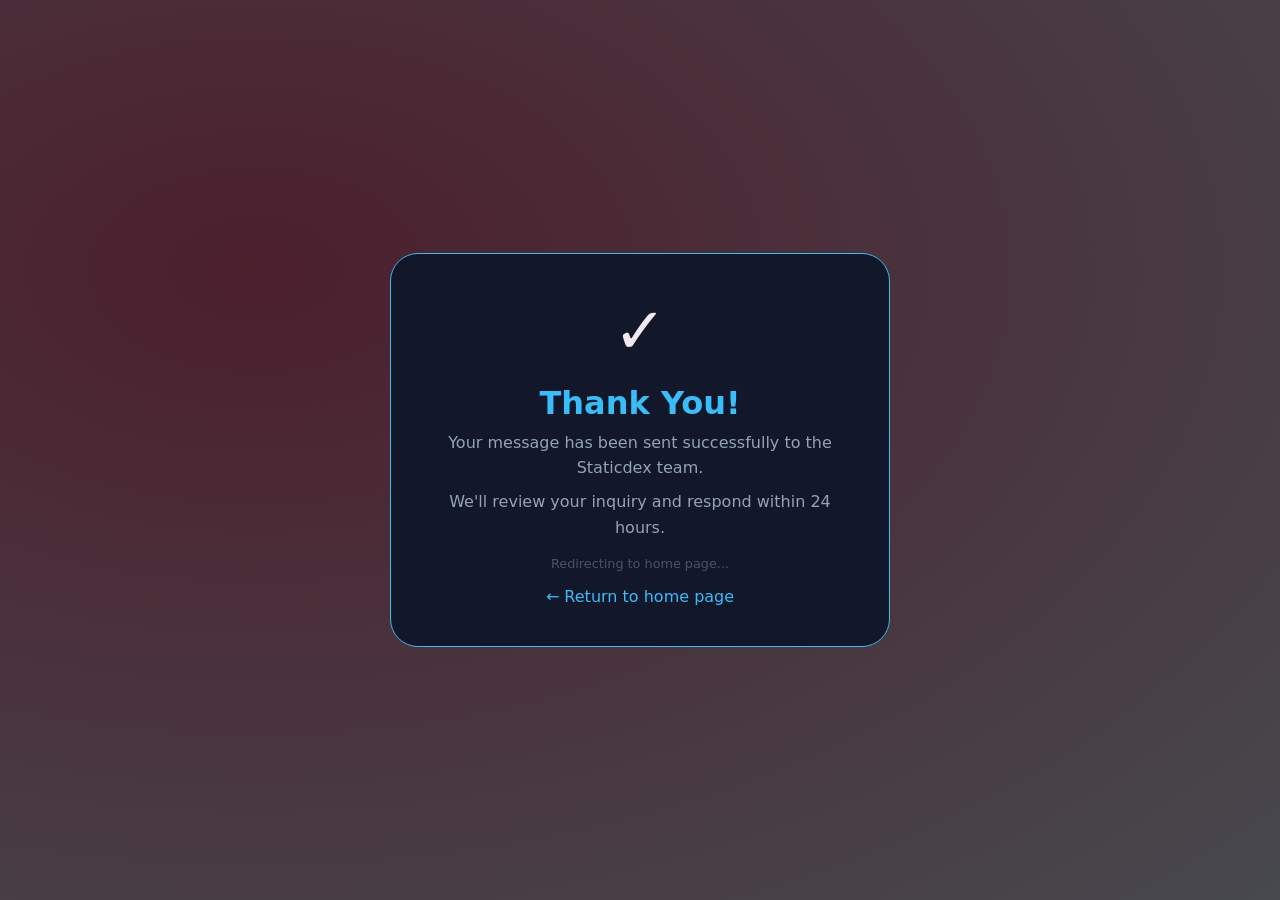
<file: contact/thank-you.html>
<!DOCTYPE html>
<html lang="en">
<head>
    <link rel="icon" type="image/svg+xml" href="/favicon.svg">
    <meta charset="UTF-8">
    <meta name="viewport" content="width=device-width, initial-scale=1.0">
    <meta http-equiv="refresh" content="5; URL=/">
    <title>Thank You | Staticdex</title>
    <style>
        *{margin:0;padding:0;box-sizing:border-box}
        body{font-family:'Segoe UI',system-ui,sans-serif;background:radial-gradient(ellipse at 20% 30%, #4c1f2d, #47494e);min-height:100vh;color:#f2e8f0;display:flex;justify-content:center;align-items:center}
        .card{background:rgba(15,23,42,0.95);backdrop-filter:blur(12px);border-radius:28px;padding:2.5rem;text-align:center;border:1px solid #38bdf8;max-width:500px;margin:1rem;animation:fadeIn 0.5s ease}
        @keyframes fadeIn{from{opacity:0;transform:translateY(20px)}to{opacity:1;transform:translateY(0)}}
        .checkmark{font-size:4rem;margin-bottom:1rem}
        h1{color:#38bdf8;margin-bottom:0.5rem;font-size:2rem}
        p{color:#94a3b8;margin-bottom:0.5rem;line-height:1.6}
        .redirect{color:#475569;font-size:0.8rem;margin-top:1rem}
        .home-link{display:inline-block;margin-top:1rem;color:#38bdf8;text-decoration:none}
        .home-link:hover{text-decoration:underline}
    </style>
</head>
<body>
    <div class="card">
        <div class="checkmark">✓</div>
        <h1>Thank You!</h1>
        <p>Your message has been sent successfully to the Staticdex team.</p>
        <p>We'll review your inquiry and respond within 24 hours.</p>
        <div class="redirect">Redirecting to home page...</div>
        <a href="/" class="home-link">← Return to home page</a>
    </div>
</body>
</html>
</file>
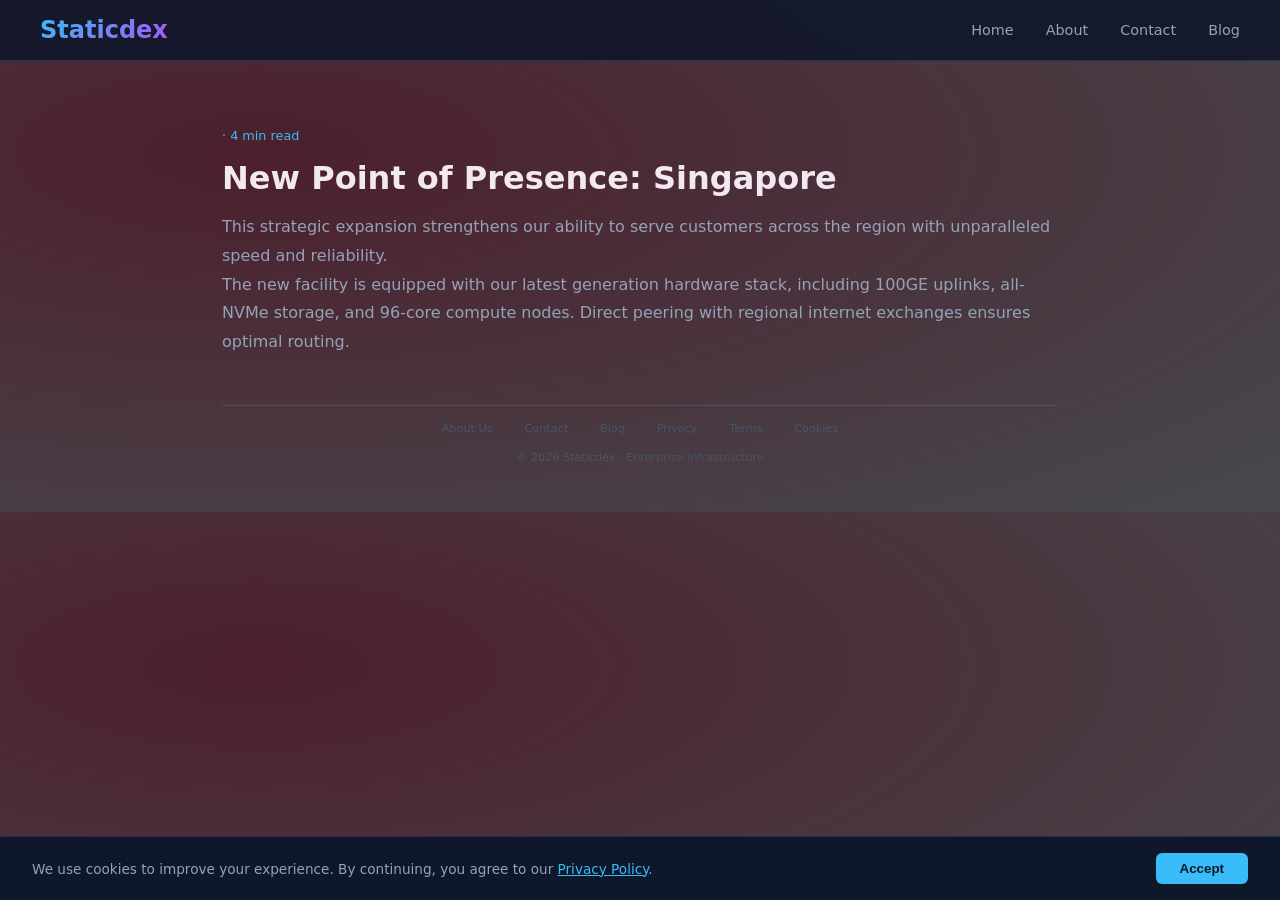
<file: news/edge-location.html>
<!DOCTYPE html>
<html lang="en">
<head>
    <link rel="icon" type="image/svg+xml" href="/favicon.svg">
    <meta charset="UTF-8"><meta name="viewport" content="width=device-width, initial-scale=1.0">
    <title>New Point of Presence: Singapore | Staticdex</title>
    <style>
        *{margin:0;padding:0;box-sizing:border-box}
        body{font-family:'Segoe UI',system-ui,sans-serif;background:radial-gradient(ellipse at 20% 30%, #4c1f2d, #47494e);color:#f2e8f0}
        .navbar{position:fixed;top:0;width:100%;background:rgba(15,23,42,0.90);backdrop-filter:blur(12px);border-bottom:1px solid rgba(56,189,248,0.20);padding:1rem 2rem;z-index:100}
        .nav-container{max-width:1200px;margin:0 auto;display:flex;justify-content:space-between;align-items:center;flex-wrap:wrap;gap:1rem}
        .nav-logo{font-size:1.5rem;font-weight:700;background:linear-gradient(135deg, #38bdf8, #a855f7);-webkit-background-clip:text;background-clip:text;color:transparent}
        .nav-links{display:flex;gap:2rem;flex-wrap:wrap}
        .nav-links a{color:#94a3b8;text-decoration:none;font-size:.9rem}
        .nav-links a:hover{color:#38bdf8}
        .container{max-width:900px;margin:0 auto;padding:8rem 2rem 3rem}
        .post-meta{color:#38bdf8;font-size:.8rem;margin-bottom:1rem}
        h1{font-size:2rem;margin-bottom:1rem}
        .content{line-height:1.8;color:#94a3b8}
        .footer{margin-top:3rem;padding-top:1rem;border-top:1px solid rgba(255,255,255,.1);text-align:center;font-size:.7rem;color:#475569}
        .footer-links{display:flex;justify-content:center;gap:2rem;flex-wrap:wrap;margin-bottom:1rem}
        .footer-links a{color:#475569;text-decoration:none}
        .footer-links a:hover{color:#38bdf8}
    </style>
    <script async src="https://www.googletagmanager.com/gtag/js?id=G-7689905614"></script>
    <script>window.dataLayer=window.dataLayer||[];function gtag(){dataLayer.push(arguments)}gtag('js',new Date());gtag('config','G-7689905614')</script>
    <script type="application/ld+json">{"@context":"https://schema.org","@type":"NewsArticle","headline":"New Point of Presence: Singapore","publisher":{"@type":"Organization","name":"Staticdex","logo":{"@type":"ImageObject","url":"https://static.4893301.xyz/assets/logo.svg"}},"datePublished":"2026-09-07"}</script>
</head>
<body>
<nav class="navbar"><div class="nav-container"><div class="nav-logo">Staticdex</div><div class="nav-links"><a href="/">Home</a><a href="/about/">About</a><a href="/contact/">Contact</a><a href="/blog/">Blog</a></div></div></nav>
<div class="container">
    <div class="post-meta"><span id="postDate"></span> · 4 min read</div>
    <h1>New Point of Presence: Singapore</h1>
    <div class="content"><p>This strategic expansion strengthens our ability to serve customers across the region with unparalleled speed and reliability.</p>
            <p>The new facility is equipped with our latest generation hardware stack, including 100GE uplinks, all-NVMe storage, and 96-core compute nodes. Direct peering with regional internet exchanges ensures optimal routing.</p></div>
    <div class="footer">
        <div class="footer-links"><a href="/about/">About Us</a><a href="/contact/">Contact</a><a href="/blog/">Blog</a><a href="/privacy/">Privacy</a><a href="/terms/">Terms</a><a href="/cookies/">Cookies</a></div>
        <div>© <span id="year"></span> Staticdex · Enterprise Infrastructure</div>
    </div>
</div>
<script>document.getElementById('year').textContent=new Date().getFullYear();</script>
<div id="cookie-banner" style="position:fixed;bottom:0;left:0;right:0;background:rgba(15,23,42,0.98);backdrop-filter:blur(12px);border-top:1px solid rgba(255,255,255,0.1);padding:1rem 2rem;z-index:9999;display:flex;justify-content:space-between;align-items:center;flex-wrap:wrap;gap:1rem;font-size:0.85rem;">
        <p style="margin:0;color:#94a3b8;">We use cookies to improve your experience. By continuing, you agree to our <a href="/privacy" style="color:#38bdf8;">Privacy Policy</a>.</p>
        <button onclick="document.getElementById('cookie-banner').remove()" style="background:#38bdf8;color:#0f172a;border:none;padding:0.5rem 1.5rem;border-radius:6px;cursor:pointer;font-weight:600;">Accept</button>
        </div>
</body>
</html>
</file>
